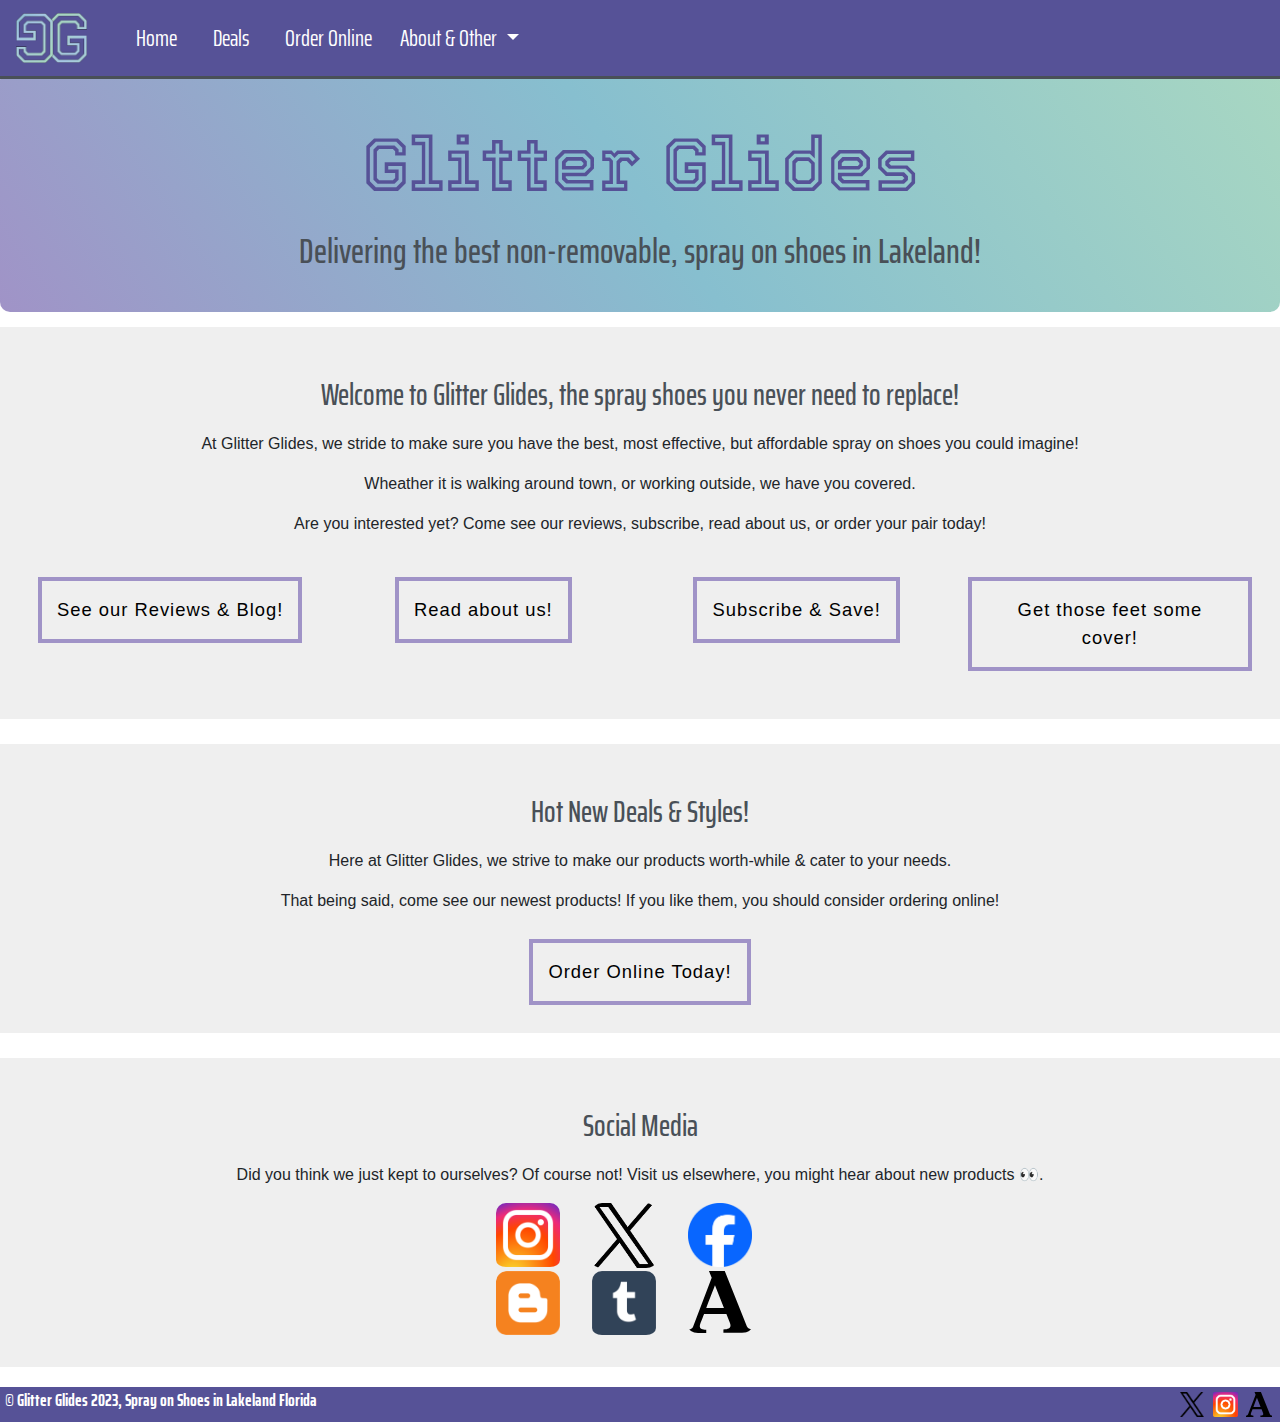
<file: index.html>
<!DOCTYPE html>
<html lang="en">
    <head>
        <meta charset="UTF-8">
        <meta http-equiv="X-UA-Compatible" content="IE=edge">
        <meta name="description" content="The home of the best spray on shoes in Lakeland, Glitter Glides!">
        <title>Glitter Glides - Spray On Shoes</title>

        <link rel="stylesheet" href="styles/bootstrap-4.4.1.css">
        <link rel="stylesheet" href="styles/MainStyles.css"/>
        <link rel="stylesheet" href="styles/socialMediaBase.css"/>
        <link rel="stylesheet" href="styles/orderOnlineBase.css"/>
        <meta name="viewport" content="width=device-width, initial-scale=1">

        <link rel="preconnect" href="https://fonts.googleapis.com">
        <link rel="preconnect" href="https://fonts.gstatic.com" crossorigin>
        <link href="https://fonts.googleapis.com/css2?family=Gabarito&family=Lato&family=Saira+Extra+Condensed&family=Tourney:ital,wght@0,300;0,500;1,500&display=swap" rel="stylesheet">

        <script type="application/ld+json">
            {
                "@context": "http://schema.org",
                "@type": "Product",
                "name": "Glitter Glides",
                "description": "Step into the future with Glitter Glides, the revolutionary spray-on shoes that combine comfort, style, and innovation.",
                "brand": {
                  "@type": "Brand",
                  "name": "Glitter Glides"
                },
                "aggregateRating": {
                    "@type": "AggregateRating",
                    "ratingValue": 5,
                    "bestRating": 5,
                    "worstRating": 4,
                    "reviewCount": 3
                },
                "audience": {
                    "@type": "Audience",
                    "name": "Adults"
                },
                "category": "shoes",
                "countryOfOrigin": {
                    "@type": "Country",
                    "name": "United States of America"
                },
                "isFamilyFriendly": "True",
                "logo": "http://glitterglides.com/img/glitterglideslogo.png",
                "keywords": "Shoes, non-removeable, glitter",
                "material": "Polyester"
            }
        </script>
    </head>
    <body>
        <script src="js/jquery-3.4.1.min.js"></script>
        <script src="js/popper.min.js"></script>
   		<script src="js/bootstrap-4.4.1.js"></script>
        
        <!-- Header -->
        <header>
            <nav class="navbar navbar-expand-lg navbar-dark fixed-top">
                <a href="http://glitterglides.com">
                    <img class="navbar-brand" src="img/glitterglideslogo.png"  alt="Glitter Glides Logo"></img>
                </a>                
                <button class="navbar-toggler" type="button" data-toggle="collapse" data-target="#navbarSupportedContent" aria-controls="navbarSupportedContent" aria-expanded="false" aria-label="Toggle Naviation">
                    <span class="navbar-toggler-icon"></span>
                </button>

                <div class="collapse navbar-collapse col-xl-12" id="navbarSupportedContent">
                    <ul class="navbar-nav">
                        <li class="nav-item">
                            <a class="nav-link" href="http://glitterglides.com" style="color: white;">Home</a>
                        </li>
                    </ul>
                    <ul class="navbar-nav">
                        <li class="nav-item">
                            <a class="nav-link" href="http://glitterglides.com#Deals" style="color: white;">Deals</a>
                        </li>
                    </ul>
                    <ul class="navbar-nav">
                        <li class="nav-item">
                            <a class="nav-link" href="http://glitterglides.com/orderonline.html" style="color: white;">Order Online</a>
                        </li>
                    </ul>
                    <ul class="navbar-nav">
                        <li class="nav-item dropdown">
                            <a class="nav-lnk dropdown-toggle" href="#" id="navbarDropdownMenuLink" style="color: white;" data-toggle="dropdown" aria-haspopup="true" aria-expanded="false">
                                About & Other
                            </a>
                            <div class="dropdown-menu" aria-labelledby="navbarDropdownMenuLink">
                                <a class="nav-link" href="http://glitterglides.com/about.html" style="color: white;">About</a>
                                <a class="nav-link" href="http://glitterglides.com/membership.html" style="color: white;">Subscribe</a>
                                <a class="nav-link" href="http://glitterglides.com/blog.html" style="color: white;">Blog & Reviews</a>
                            </div>
                        </li>
                    </ul>
                </div>
            </nav>

            <div id="hero">
                <h1>Glitter Glides</h1>
                <h2>Delivering the best non-removable, spray on shoes in Lakeland!</h2>
            </div>

        </header>

        <!-- Main Landing Site -->
        <div class="row SpacedRow">
            <div class="col-xl-12 d-flex align-items-stretch MainSectionItem">
                <div id="Home" class="card SubSectionItem text-center">
                    <h3>Welcome to Glitter Glides, the spray shoes you never need to replace!</h3>

                    <p>At Glitter Glides, we stride to make sure you have the best, most effective, but affordable spray on shoes you could imagine!</p>
                    <p>Wheather it is walking around town, or working outside, we have you covered.</p>
                    <p>Are you interested yet? Come see our reviews, subscribe, read about us, or order your pair today!</p>

                    <div class="row SpacedRow">
                        <div class="col">
                            <a class="CallToAction" href="http://glitterglides.com/blog.html">See our Reviews & Blog!</a>
                        </div>
                        <div class="col">
                            <a class="CallToAction" href="http://glitterglides.com/about.html">Read about us!</a>
                        </div>
                        <div class="col">
                            <a class="CallToAction" href="http://glitterglides.com/membership.html">Subscribe & Save!</a>
                        </div>
                        <div class="col">
                            <a class="CallToAction" href="http://glitterglides.com/orderonline.html">Get those feet some cover!</a>
                        </div>
                    </div>
                </div>
            </div>
        </div>

        <!-- Deals and Promotional-->
        <div class="row SpacedRow">
            <div class="col-xl-12 d-flex align-items-stretch MainSectionItem">
                <div id="Deals" class="card SubSectionItem">
                    <h3>Hot New Deals & Styles!</h3>
                    <p class="text-center">Here at Glitter Glides, we strive to make our products worth-while & cater to your needs.</p>
                    <p class="text-center">That being said, come see our newest products! If you like them, you should consider ordering online!</p>
                    <a class="CallToAction" href="http://glitterglides.com/orderonline.html">Order Online Today!</a>
                </div>
            </div>
        </div> 

        <!-- Social Media -->
        <div class="row SpacedRow">
            <div class="col-xl-12 d-flex align-items-stretch MainSectionItem">
                <div id="Social" class="card SubSectionItem">
                    <h3>Social Media</h3>
                    <p class="text-center">Did you think we just kept to ourselves? Of course not! Visit us elsewhere, you might hear about new products 👀.</p>
                    <div class="row">
                        <div class="col">
                            <div id="SocialMediaGrid">
                                <a href="https://www.instagram.com/glitterglides/">
                                    <img class="SMGroupLogo" src="img/insta.png" alt="Instagram Logo"></img>
                                </a>
                                <a href="https://twitter.com/GlidesGlides">
                                    <img class="SMGroupLogo" src="img/twitter.png" alt="Twitter Logo">
                                </a>
                                <a href="#">
                                    <img class="SMGroupLogo" src="img/facebook.png" alt="Twitter Logo">
                                </a>
                                <a href="https://glitterglides.blogspot.com">
                                    <img class="SMGroupLogo" src="img/blogger.png" alt="Blogger Logo"></img>
                                </a>
                                <a href="https://tumblr.com/glitterglides">
                                    <img class="SMGroupLogo" src="img/tumblr.png" alt="Tumblr Logo"></img>
                                </a>
                                <a href="https://independent.academia.edu/GlitterGlides">
                                    <img class="SMGroupLogo" src="img/acedemia.svg" alt="Academia Logo"></img>
                                </a>
                            </div>
                        </div>
                    </div>
                </div>
            </div>
        </div>
        
        <footer> 
            <p style="display: inline;"><strong>&copy Glitter Glides 2023, Spray on Shoes in Lakeland Florida</strong></p>
            <div id="SocialCharms">
                <a href="https://twitter.com/GlitterGlides"><img src="img/twitter.png" class="socialLogo" alt="Twitter Logo"></a>
                <a href="https://www.instagram.com/glitterglides/"><img src="img/insta.png" class="socialLogo" alt="Instagram Logo"></a>
                <a href="https://independent.academia.edu/GlitterGlides"><img class="socialLogo" src="img/acedemia.svg" alt="Academia Logo"></a>
            </div>              
        </footer>
    </body>
</html>
</file>
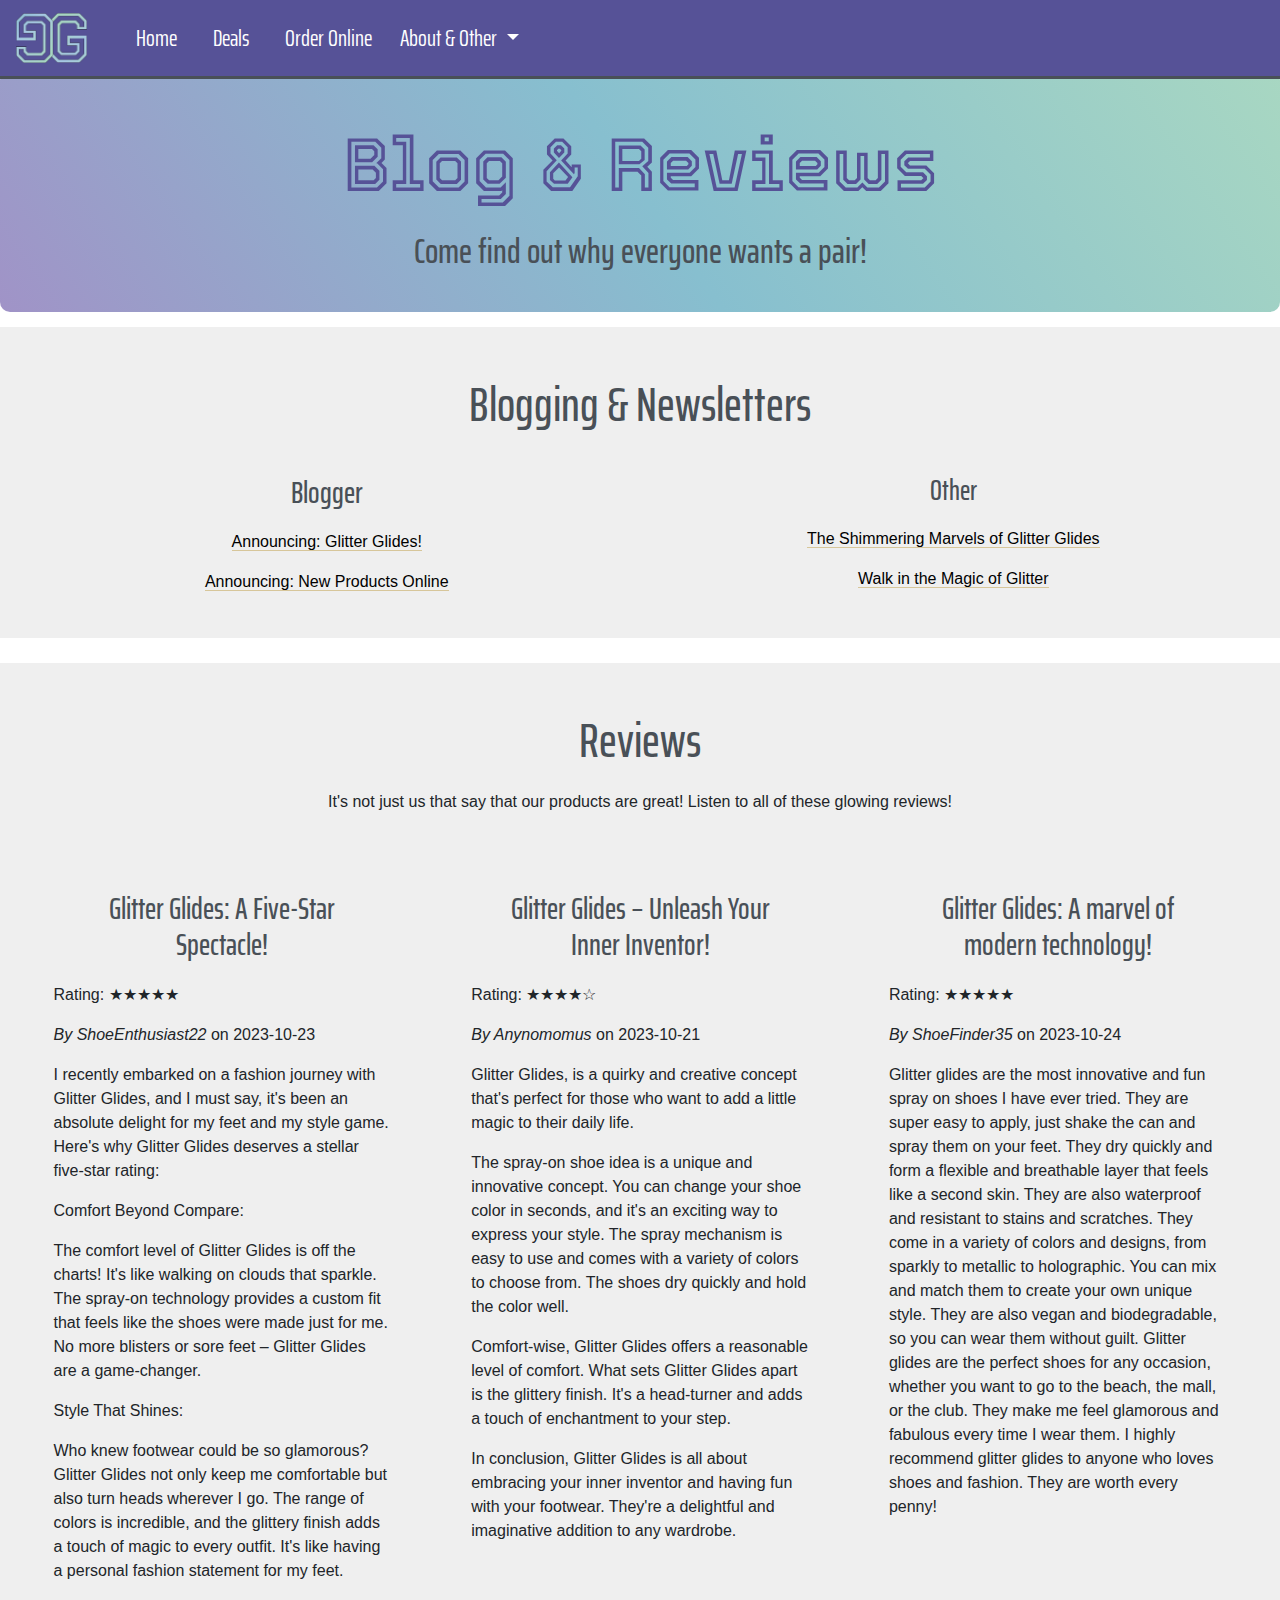
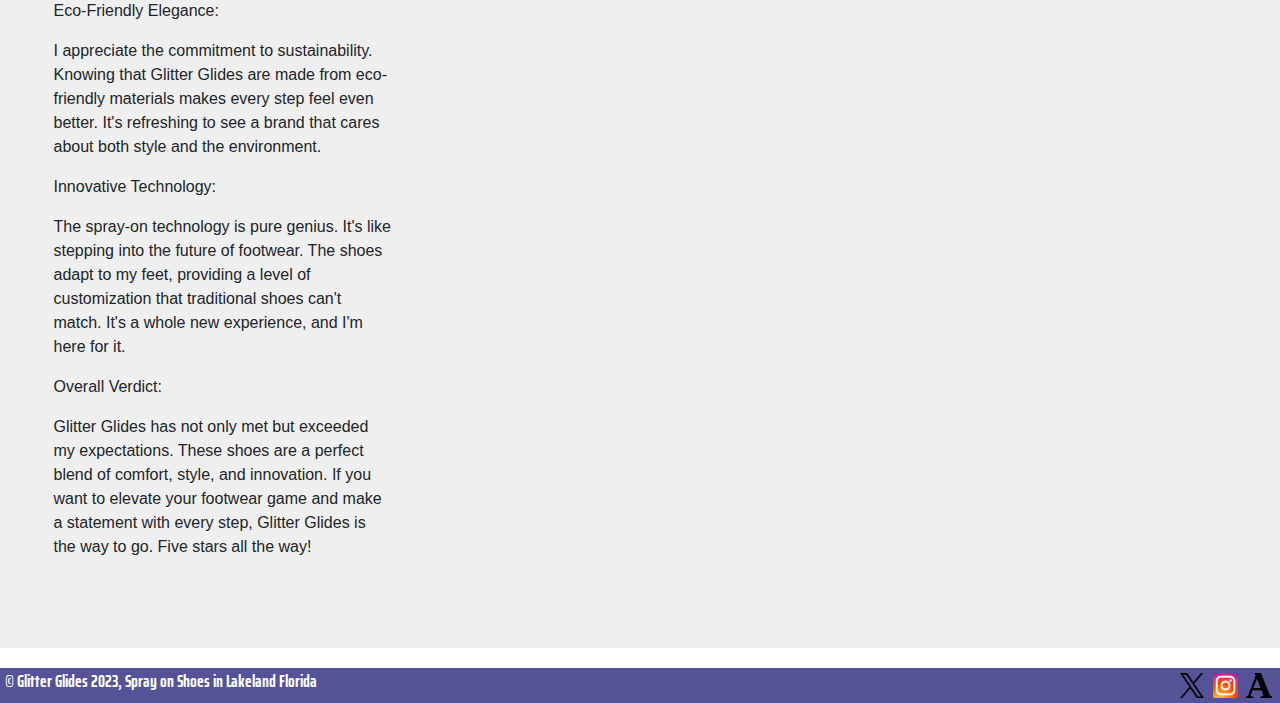
<file: blog.html>
<!DOCTYPE html>
<html lang="en-us">

<head>
    <meta charset="UTF-8">
    <meta http-equiv="X-UA-Compatible" content="IE=edge">
    <meta name="viewport" content="width=device-width, initial-scale=1">
    <meta name="description" value="Read about our news outlets and follow our pages!">
    <title>Glitter Glides - Blog & Reviews</title>

    <link rel="stylesheet" href="styles/bootstrap-4.4.1.css">
    <link rel="stylesheet" href="styles/MainStyles.css" />
    <link rel="stylesheet" href="styles/socialMediaBase.css">
    <link rel="stylesheet" href="styles/blog.css" <meta name="viewport" content="width=device-width, initial-scale=1">

    <link rel="preconnect" href="https://fonts.googleapis.com">
    <link rel="preconnect" href="https://fonts.gstatic.com" crossorigin>
    <link
        href="https://fonts.googleapis.com/css2?family=Gabarito&family=Lato&family=Saira+Extra+Condensed&family=Tourney:ital,wght@0,300;0,500;1,500&display=swap"
        rel="stylesheet">

    <script type="application/ld+json">
            {
                "@context": "http://schema.org",
                "@type": "Product",
                "name": "Glitter Glides",
                "description": "Step into the future with Glitter Glides, the revolutionary spray-on shoes that combine comfort, style, and innovation.",
                "brand": {
                  "@type": "Brand",
                  "name": "Glitter Glides"
                },
                "aggregateRating": {
                  "@type": "AggregateRating",
                  "ratingValue": 5,
                  "bestRating": 5,
                  "worstRating": 4,
                  "reviewCount": 3
                },
                "review": [
                    {
                        "@type": "Review",
                        "author": {
                            "@type": "ShoeEnthusiast22",
                            "name": "Anynomomus"
                        }
                        "reviewRating":{
                            "@type": "Rating",
                            "ratingValue": 5
                        },
                        "datePublished": "2023-10-23",
                        "description": "I recently embarked on a fashion journey with Glitter Glides, and I must say, it's been an absolute delight for my feet and my style game. Here's why Glitter Glides deserves a stellar five-star rating:\n\nComfort Beyond Compare:\n\nThe comfort level of Glitter Glides is off the charts! It's like walking on clouds that sparkle. The spray-on technology provides a custom fit that feels like the shoes were made just for me. No more blisters or sore feet – Glitter Glides are a game-changer.\n\nStyle That Shines:\n\nWho knew footwear could be so glamorous? Glitter Glides not only keep me comfortable but also turn heads wherever I go. The range of colors is incredible, and the glittery finish adds a touch of magic to every outfit. It's like having a personal fashion statement for my feet.\n\nEco-Friendly Elegance:\n\nI appreciate the commitment to sustainability. Knowing that Glitter Glides are made from eco-friendly materials makes every step feel even better. It's refreshing to see a brand that cares about both style and the environment.\n\nInnovative Technology:\n\nThe spray-on technology is pure genius. It's like stepping into the future of footwear. The shoes adapt to my feet, providing a level of customization that traditional shoes can't match. It's a whole new experience, and I'm here for it.\n\nVersatility in Fashion: \n\nGlitter Glides seamlessly transition from casual to formal settings. I've worn them to a laid-back brunch and to a glamorous evening event – they fit every occasion. The versatility in fashion is a major plus!\n\nDurability and Longevity:\n\nI've had my Glitter Glides for several months now, and they still look as dazzling as they did on day one. The durability of these spray-on shoes is impressive, making them a worthwhile investment in my footwear collection.\n\nOverall Verdict:\n\nGlitter Glides has not only met but exceeded my expectations. These shoes are a perfect blend of comfort, style, and innovation. If you want to elevate your footwear game and make a statement with every step, Glitter Glides is the way to go. Five stars all the way!\n\nPosted by: ShoeEnthusiast22"
                    },
                    {
                        "@type": "Review",
                        "author": {
                            "@type": "Person",
                            "name": "Anynomomus"
                        },
                        "reviewRating":{
                            "@type": "Rating",
                            "ratingValue": 4
                        },
                        "datePublished": "2023-10-21",
                        "description": "Glitter Glides – Unleash Your Inner Inventor!\n\n
                        Glitter Glides, is a quirky and creative concept that's perfect for those who want to add a little magic to their daily life.\n\n
                        The spray-on shoe idea is a unique and innovative concept. You can change your shoe color in seconds, and it's an exciting way to express your style. The spray mechanism is easy to use and comes with a variety of colors to choose from. The shoes dry quickly and hold the color well.\n\n
                        Comfort-wise, Glitter Glides offers a reasonable level of comfort. What sets Glitter Glides apart is the glittery finish. It's a head-turner and adds a touch of enchantment to your step.\n\n
                        In conclusion, Glitter Glides is all about embracing your inner inventor and having fun with your footwear. They're a delightful and imaginative addition to any wardrobe."
                    },
                    {
                        "@type": "Review",
                        "author": {
                            "@type": "ShoeFinder35",
                            "name": "Anynomomus"
                        }
                        "reviewRating":{
                            "@type": "Rating",
                            "ratingValue": 5
                        },
                        "datePublished": "2023-10-24",
                        "description": "Glitter Glides: A marvel of modern technology!\n\n
                        Glitter glides are the most innovative and fun spray on shoes I have ever tried. They are super easy to apply, just shake the can and spray them on your feet. They dry quickly and form a flexible and breathable layer that feels like a second skin. They are also waterproof and resistant to stains and scratches. They come in a variety of colors and designs, from sparkly to metallic to holographic. You can mix and match them to create your own unique style. They are also vegan and biodegradable, so you can wear them without guilt. Glitter glides are the perfect shoes for any occasion, whether you want to go to the beach, the mall, or the club. They make me feel glamorous and fabulous every time I wear them. I highly recommend glitter glides to anyone who loves shoes and fashion. They are worth every penny!"
                    }
                ],
                "offers": {
                  "@type": "Offer",
                  "priceCurrency": "USD",
                  "price": "89.99",
                  "availability": "http://schema.org/InStock"
                }
              }
        </script>
</head>

<body>
    <script src="js/jquery-3.4.1.min.js"></script>
    <script src="js/popper.min.js"></script>
    <script src="js/bootstrap-4.4.1.js"></script>

    <header>
        <nav class="navbar navbar-expand-lg navbar-dark fixed-top">
            <a href="http://glitterglides.com">
                <img class="navbar-brand" src="img/glitterglideslogo.png" alt="Glitter Glides Logo"></img>
            </a>
            <button class="navbar-toggler" type="button" data-toggle="collapse" data-target="#navbarSupportedContent"
                aria-controls="navbarSupportedContent" aria-expanded="false" aria-label="Toggle Naviation">
                <span class="navbar-toggler-icon"></span>
            </button>

            <div class="collapse navbar-collapse col-xl-12" id="navbarSupportedContent">
                <ul class="navbar-nav">
                    <li class="nav-item">
                        <a class="nav-link" href="http://glitterglides.com" style="color: white;">Home</a>
                    </li>
                </ul>
                <ul class="navbar-nav">
                    <li class="nav-item">
                        <a class="nav-link" href="http://glitterglides.com#Deals" style="color: white;">Deals</a>
                    </li>
                </ul>
                <ul class="navbar-nav">
                    <li class="nav-item">
                        <a class="nav-link" href="http://glitterglides.com/orderonline.html" style="color: white;">Order
                            Online</a>
                    </li>
                </ul>
                <ul class="navbar-nav">
                    <li class="nav-item dropdown">
                        <a class="nav-lnk dropdown-toggle" href="#" id="navbarDropdownMenuLink" style="color: white;"
                            data-toggle="dropdown" aria-haspopup="true" aria-expanded="false">
                            About & Other
                        </a>
                        <div class="dropdown-menu" aria-labelledby="navbarDropdownMenuLink">
                            <a class="nav-link" href="http://glitterglides.com/about.html"
                                style="color: white;">About</a>
                            <a class="nav-link" href="http://glitterglides.com/membership.html"
                                style="color: white;">Subscribe</a>
                            <a class="nav-link" href="http://glitterglides.com/blog.html" style="color: white;">Blog &
                                Reviews</a>
                        </div>
                    </li>
                </ul>
            </div>
        </nav>

        <div id="hero">
            <h1>Blog & Reviews</h1>
            <h2>Come find out why everyone wants a pair!</h2>
        </div>
    </header>

    <div class="row SpacedRow">
        <div class="col-xl-12 d-flex align-items-stretch MainSectionItem">
            <div class="card SubSectionItem text-center">
                <h2 style="font-size: 3rem;">Blogging & Newsletters</h2>
                <div class="row">
                    <div class="col card SocialMediaGroup">
                        <h3>Blogger</h3>
                        <p><a href="https://glitterglides.blogspot.com/2023/10/announcing-glitter-glides.html">Announcing:
                                Glitter Glides!</a></p>
                        <p><a href="https://glitterglides.blogspot.com/2023/10/glitter-glides-new-products.html">Announcing:
                                New Products Online</a></p>
                    </div>
                    <div class="col card SocialMediaGroup">
                        <h4>Other</h4>
                        <p><a
                                href="https://glitter-glides-44247653.hubspotpagebuilder.com/the-shimmering-marvels-of-glitter-glides/the-shimmering-marvels-of-glitter-glides">The
                                Shimmering Marvels of Glitter Glides</a></p>
                        <p><a
                                href="https://glitter-glides-44247653.hubspotpagebuilder.com/the-shimmering-marvels-of-glitter-glides/walk-in-the-magic-of-glitter-with-glitter-glides">Walk
                                in the Magic of Glitter</a></p>
                    </div>
                </div>
            </div>
        </div>
    </div>

    <div class="row SpacedRow">
        <div class="col-xl-12 d-flex align-items-stretch MainSectionItem">
            <div class="card SubSectionItem">
                <h2 style="font-size: 3rem;">Reviews</h2>
                <p class="text-center">It's not just us that say that our products are great! Listen to all of these
                    glowing reviews!</p>

                <div class="row SpacedRow">
                    <div class="col d-flex align-items-stretch card SubSectionItem review">
                        <h3>Glitter Glides: A Five-Star Spectacle!</h3>
                        <p>Rating: ★★★★★</p>
                        <p><em>By ShoeEnthusiast22</em> on <time>2023-10-23</time></p>

                        <p>I recently embarked on a fashion journey with Glitter Glides, and I must say, it's been an
                            absolute delight for my feet and my style game. Here's why Glitter Glides deserves a stellar
                            five-star rating:</p>

                        <p>Comfort Beyond Compare:</p>
                        <p>The comfort level of Glitter Glides is off the charts! It's like walking on clouds that
                            sparkle. The spray-on technology provides a custom fit that feels like the shoes were made
                            just for me. No more blisters or sore feet – Glitter Glides are a game-changer.</p>

                        <p>Style That Shines:</p>
                        <p>Who knew footwear could be so glamorous? Glitter Glides not only keep me comfortable but also
                            turn heads wherever I go. The range of colors is incredible, and the glittery finish adds a
                            touch of magic to every outfit. It's like having a personal fashion statement for my feet.
                        </p>

                        <p>Eco-Friendly Elegance:</p>
                        <p>I appreciate the commitment to sustainability. Knowing that Glitter Glides are made from
                            eco-friendly materials makes every step feel even better. It's refreshing to see a brand
                            that cares about both style and the environment.</p>

                        <p>Innovative Technology:</p>
                        <p>The spray-on technology is pure genius. It's like stepping into the future of footwear. The
                            shoes adapt to my feet, providing a level of customization that traditional shoes can't
                            match. It's a whole new experience, and I'm here for it.</p>

                        <p>Overall Verdict:</p>
                        <p>Glitter Glides has not only met but exceeded my expectations. These shoes are a perfect blend
                            of comfort, style, and innovation. If you want to elevate your footwear game and make a
                            statement with every step, Glitter Glides is the way to go. Five stars all the way!</p>
                    </div>
                    <div class="col d-flex align-items-stretch card SubSectionItem review">
                        <h3>Glitter Glides – Unleash Your Inner Inventor!</h3>
                        <p>Rating: ★★★★☆</p>
                        <p><em>By Anynomomus</em> on <time>2023-10-21</time></p>

                        <p>Glitter Glides, is a quirky and creative concept that's perfect for those who want to add a
                            little magic to their daily life.</p>
                        <p>The spray-on shoe idea is a unique and innovative concept. You can change your shoe color in
                            seconds, and it's an exciting way to express your style. The spray mechanism is easy to use
                            and comes with a variety of colors to choose from. The shoes dry quickly and hold the color
                            well.</p>
                        <p>Comfort-wise, Glitter Glides offers a reasonable level of comfort. What sets Glitter Glides
                            apart is the glittery finish. It's a head-turner and adds a touch of enchantment to your
                            step.</p>
                        <p>In conclusion, Glitter Glides is all about embracing your inner inventor and having fun with
                            your footwear. They're a delightful and imaginative addition to any wardrobe.</p>
                    </div>
                    <div class="col d-flex align-items-stretch card SubSectionItem review">
                        <h3>Glitter Glides: A marvel of modern technology!</h3>
                        <p>Rating: ★★★★★</p>
                        <p><em>By ShoeFinder35</em> on <time>2023-10-24</time></p>

                        <p>Glitter glides are the most innovative and fun spray on shoes I have ever tried. They are
                            super easy to apply, just shake the can and spray them on your feet. They dry quickly and
                            form a flexible and breathable layer that feels like a second skin. They are also waterproof
                            and resistant to stains and scratches. They come in a variety of colors and designs, from
                            sparkly to metallic to holographic. You can mix and match them to create your own unique
                            style. They are also vegan and biodegradable, so you can wear them without guilt. Glitter
                            glides are the perfect shoes for any occasion, whether you want to go to the beach, the
                            mall, or the club. They make me feel glamorous and fabulous every time I wear them. I highly
                            recommend glitter glides to anyone who loves shoes and fashion. They are worth every penny!
                        </p>
                    </div>
                </div>
            </div>
        </div>
    </div>

    <footer> 
        <p style="display: inline;"><strong>&copy Glitter Glides 2023, Spray on Shoes in Lakeland Florida</strong></p>
        <div id="SocialCharms">
            <a href="https://twitter.com/GlitterGlides"><img src="img/twitter.png" class="socialLogo" alt="Twitter Logo"></a>
            <a href="https://www.instagram.com/glitterglides/"><img src="img/insta.png" class="socialLogo" alt="Instagram Logo"></a>
            <a href="https://independent.academia.edu/GlitterGlides"><img class="socialLogo" src="img/acedemia.svg" alt="Academia Logo"></a>
        </div>              
    </footer>
</body>

</html>
</file>
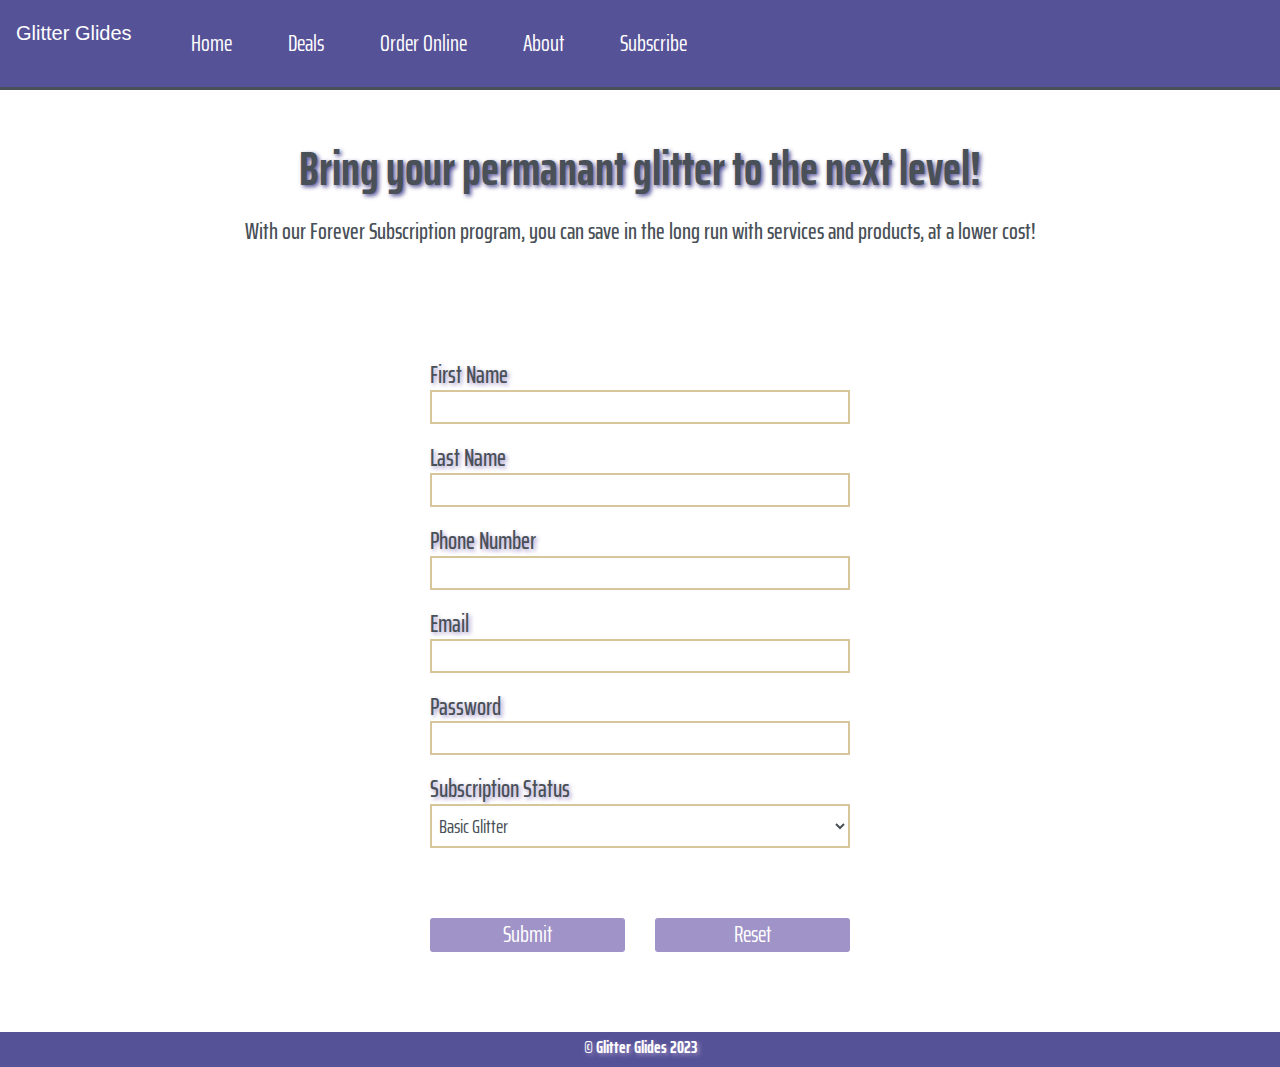
<file: membership-heh.html>
<!DOCTYPE html>
<html>
    <head>
        <meta charset="UTF-8">
        <meta http-equiv="X-UA-Compatible" content="IE=edge">
        <meta name="robots" content="noindex">
        <title>Glitter Glides - Membership</title>

        <link rel="stylesheet" href="styles/bootstrap-4.4.1.css">
        <link rel="stylesheet" href="styles/MainStyles.css"/>
        <link rel="stylesheet" href="styles/membership-heh.css"/>
        <meta name="viewport" content="width=device-width, initial-scale=1">

        <link rel="preconnect" href="https://fonts.googleapis.com">
        <link rel="preconnect" href="https://fonts.gstatic.com" crossorigin>
        <link href="https://fonts.googleapis.com/css2?family=Gabarito&family=Lato&family=Saira+Extra+Condensed&family=Tourney:ital,wght@0,300;0,500;1,500&display=swap" rel="stylesheet">
    </head>
    <body>
        <!-- Bootstrap Files -->
        <script src="js/jquery-3.4.1.min.js"></script>
        <script src="js/popper.min.js"></script>
   		<script src="js/bootstrap-4.4.1.js"></script>

        <script src="js/membershipForm.js"></script>

        <header>
            <nav class="navbar navbar-expand-lg navbar-dark fixed-top">
                <a class="navbar-brand" href="index.html">Glitter Glides</a>
                <button class="navbar-toggler" type="button" data-toggle="collapse" data-target="#navbarSupportedContent" aria-controls="navbarSupportedContent" aria-expanded="false" aria-label="Toggle Naviation">
                    <span class="navbar-toggler-icon"></span>
                </button>

                <div class="collapse navbar-collapse col-xl-12" id="navbarSupportedContent">
                    <ul class="navbar-nav">
                        <li class="nav-item">
                            <a class="nav-link" href="index.html#Home" style="color: white;">Home</a>
                        </li>
                    </ul>
                    <ul class="navbar-nav">
                        <li class="nav-item">
                            <a class="nav-link" href="index.html#Deals" style="color: white;">Deals</a>
                        </li>
                    </ul>
                    <ul class="navbar-nav">
                        <li class="nav-item">
                            <a class="nav-link" href="orderonline.html" style="color: white;">Order Online</a>
                        </li>
                    </ul>
                    <ul class="navbar-nav">
                        <li class="nav-item">
                            <a class="nav-link" href="about.html" style="color: white;">About</a>
                        </li>
                    </ul>
                    <ul class="navbar-nav">
                        <li class="nav-item">
                            <a class="nav-link" href="membership-heh.html" style="color: white;">Subscribe</a>
                        </li>
                    </ul>
                </div>
            </nav>
        </header>

        <div class="row">
            <div class="col" id="Hero">
                <h2>Bring your permanant glitter to the next level!</h2>
                <h5>With our Forever Subscription program, you can save in the long run with services and products, at a lower cost!</h5>
            </div>
        </div>

        <div id="FormHost" class="row">
            <div class="col d-flex justify-content-center" style="padding-bottom: 20px;">
                <form id="FormData" method="get" action="#" class="card align-self-center">
                    <div id="errorOutput" class="hidden-elem">
                    </div>
                    <h4>
                    <p for="firstName">First Name</p>
                    <input id="firstName" type="text" name="firstName"></input>
                    <p for="lastName">Last Name</p>
                    <input id="lastName" type="text" name="lastName"></input>
                    <p for="phoneNumber">Phone Number</p>
                    <input id="phoneNumber" type="tel" name="phoneNumber"></input>
                    <p for="email">Email</p>
                    <input id="email" type="text" name="email"></input>
                    <p for="password">Password</p>
                    <input id="password" type="password" name="password"></input>
                    <p for="subStatus">Subscription Status</p>
                    <select id="subStatus" name="subStatus">
                        <option>Basic Glitter</option>
                        <option>Super Shine</option>
                        <option>Blinding Lumosity</option>
                    </select>
                    </h4>
                    <h3>
                    <div class="row">
                        <div class="col d-flex align-content-stretch text-center">
                            <input id="submitForm" type="submit" class="text-center"></input>   
                        </div>
                        <div class="col d-flex align-content-stretch">
                            <input id="resetForm" type="reset" class="text-center"></input> 
                        </div>
                    </div> 
                   </h3> 
                </div>
            </div>
        </div>

        <footer>
            <p><strong>&copy Glitter Glides 2023</strong></p>
        </footer>
    </body>
</html>
</file>
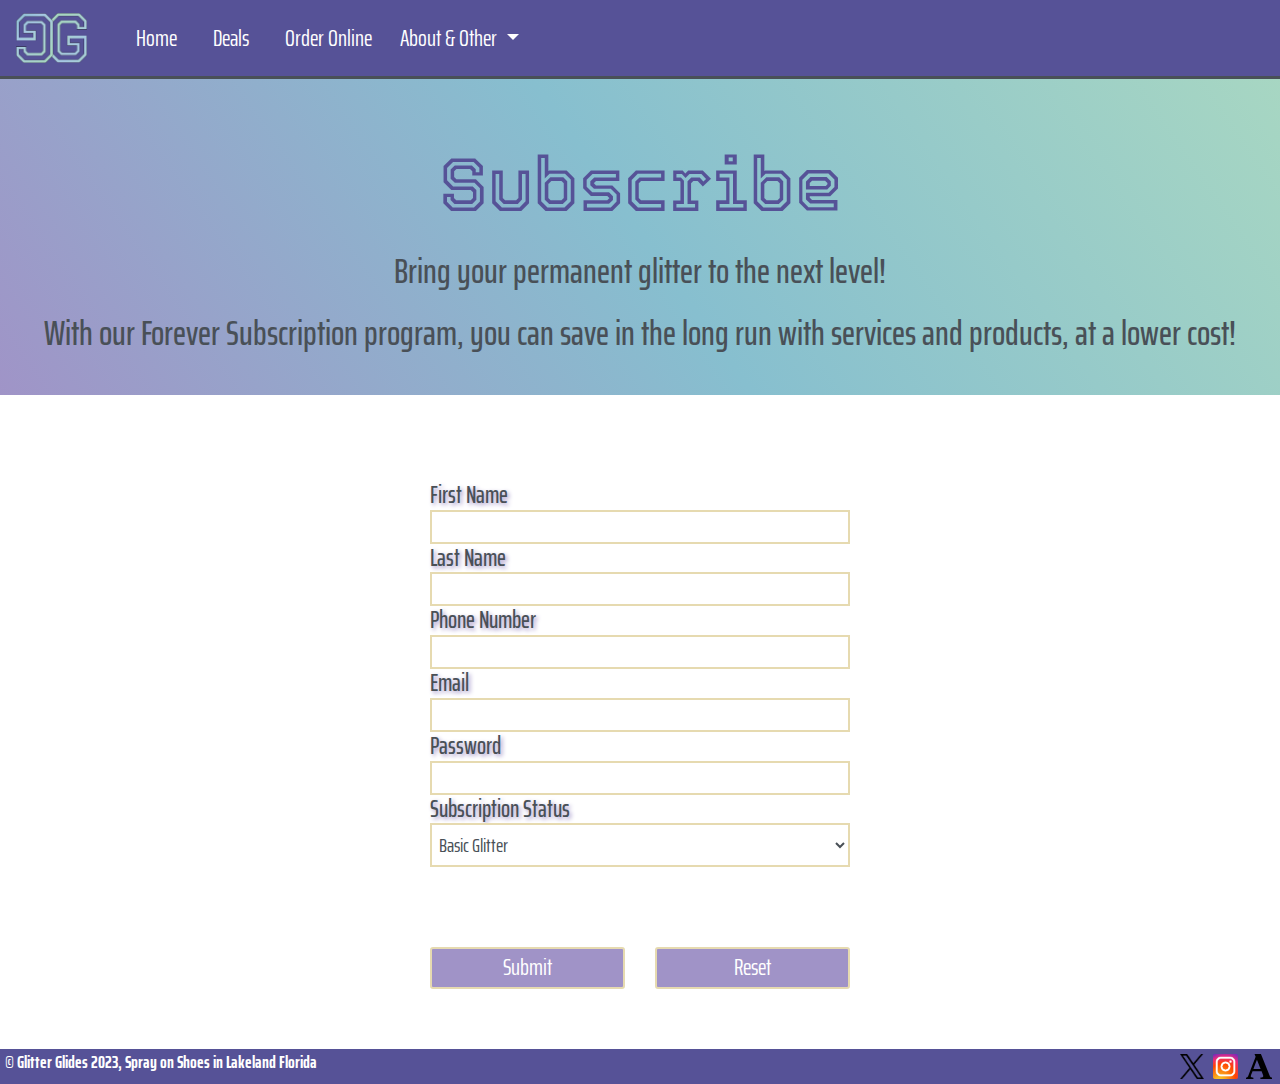
<file: membership.html>
<!DOCTYPE html>
<html lang="en-us">
    <head>
        <meta charset="UTF-8">
        <meta http-equiv="X-UA-Compatible" content="IE=edge">
        <meta name="robots" content="noindex">
        <title>Glitter Glides - Membership</title>

        <link rel="stylesheet" href="styles/bootstrap-4.4.1.css">
        <link rel="stylesheet" href="styles/MainStyles.css"/>
        <link rel="stylesheet" href="styles/membership.css"/>
        <link rel="stylesheet" href="styles/socialMediaBase.css">
        <meta name="viewport" content="width=device-width, initial-scale=1">

        <link rel="preconnect" href="https://fonts.googleapis.com">
        <link rel="preconnect" href="https://fonts.gstatic.com" crossorigin>
        <link href="https://fonts.googleapis.com/css2?family=Gabarito&family=Lato&family=Saira+Extra+Condensed&family=Tourney:ital,wght@0,300;0,500;1,500&display=swap" rel="stylesheet">
    </head>
    <body>
        <!-- Bootstrap Files -->
        <script src="js/jquery-3.4.1.min.js"></script>
        <script src="js/popper.min.js"></script>
   		<script src="js/bootstrap-4.4.1.js"></script>

        <script src="js/membershipForm.js"></script>

        <header>
            <nav class="navbar navbar-expand-lg navbar-dark fixed-top">
                <a href="http://glitterglides.com">
                    <img class="navbar-brand" src="img/glitterglideslogo.png" alt="Glitter Glides Logo"></img>
                </a>                
                <button class="navbar-toggler" type="button" data-toggle="collapse" data-target="#navbarSupportedContent" aria-controls="navbarSupportedContent" aria-expanded="false" aria-label="Toggle Naviation">
                    <span class="navbar-toggler-icon"></span>
                </button>

                <div class="collapse navbar-collapse col-xl-12" id="navbarSupportedContent">
                    <ul class="navbar-nav">
                        <li class="nav-item">
                            <a class="nav-link" href="http://glitterglides.com" style="color: white;">Home</a>
                        </li>
                    </ul>
                    <ul class="navbar-nav">
                        <li class="nav-item">
                            <a class="nav-link" href="http://glitterglides.com#Deals" style="color: white;">Deals</a>
                        </li>
                    </ul>
                    <ul class="navbar-nav">
                        <li class="nav-item">
                            <a class="nav-link" href="http://glitterglides.com/orderonline.html" style="color: white;">Order Online</a>
                        </li>
                    </ul>
                    <ul class="navbar-nav">
                        <li class="nav-item dropdown">
                            <a class="nav-lnk dropdown-toggle" href="#" id="navbarDropdownMenuLink" style="color: white;" data-toggle="dropdown" aria-haspopup="true" aria-expanded="false">
                                About & Other
                            </a>
                            <div class="dropdown-menu" aria-labelledby="navbarDropdownMenuLink">
                                <a class="nav-link" href="http://glitterglides.com/about.html" style="color: white;">About</a>
                                <a class="nav-link" href="http://glitterglides.com/membership.html" style="color: white;">Subscribe</a>
                                <a class="nav-link" href="http://glitterglides.com/blog.html" style="color: white;">Blog & Reviews</a>
                            </div>
                        </li>
                    </ul>
                </div>
            </nav>
            
            <div class="row">
                <div class="col" id="hero">
                    <h1>Subscribe</h2>
                    <h2>Bring your permanent glitter to the next level!</h2>
                    <h2>With our Forever Subscription program, you can save in the long run with services and products, at a lower cost!</h2>
                </div>
            </div>
        </header>        

        <div id="FormHost" class="row">
            <div class="col d-flex justify-content-center" style="padding-bottom: 20px;">
                <form id="FormData" method="get" action="#" class="card align-self-center">
                    <div id="errorOutput" class="hidden-elem">
                    </div>
                    <h4>
                        <p for="firstName">First Name</p>
                        <input id="firstName" type="text" name="firstName"></input>
                        <p for="lastName">Last Name</p>
                        <input id="lastName" type="text" name="lastName"></input>
                        <p for="phoneNumber">Phone Number</p>
                        <input id="phoneNumber" type="tel" name="phoneNumber"></input>
                        <p for="email">Email</p>
                        <input id="email" type="text" name="email"></input>
                        <p for="password">Password</p>
                        <input id="password" type="password" name="password"></input>
                        <p for="subStatus">Subscription Status</p>
                        <select id="subStatus" name="subStatus">
                            <option>Basic Glitter</option>
                            <option>Super Shine</option>
                            <option>Blinding Lumosity</option>
                        </select>
                    </h4>

                    <h3>
                        <div class="row">
                            <div class="col d-flex align-content-stretch text-center">
                                <input id="submitForm" type="submit" class="text-center"></input>   
                            </div>
                            <div class="col d-flex align-content-stretch">
                                <input id="resetForm" type="reset" class="text-center"></input> 
                            </div>
                        </div> 
                    </h3> 
                </div>
            </div>
        </div>

        <footer> 
            <p style="display: inline;"><strong>&copy Glitter Glides 2023, Spray on Shoes in Lakeland Florida</strong></p>
            <div id="SocialCharms">
                <a href="https://twitter.com/GlitterGlides"><img src="img/twitter.png" class="socialLogo" alt="Twitter Logo"></a>
                <a href="https://www.instagram.com/glitterglides/"><img src="img/insta.png" class="socialLogo" alt="Instagram Logo"></a>
                <a href="https://independent.academia.edu/GlitterGlides"><img class="socialLogo" src="img/acedemia.svg" alt="Academia Logo"></a>
            </div>              
        </footer>
    </body>
</html>
</file>
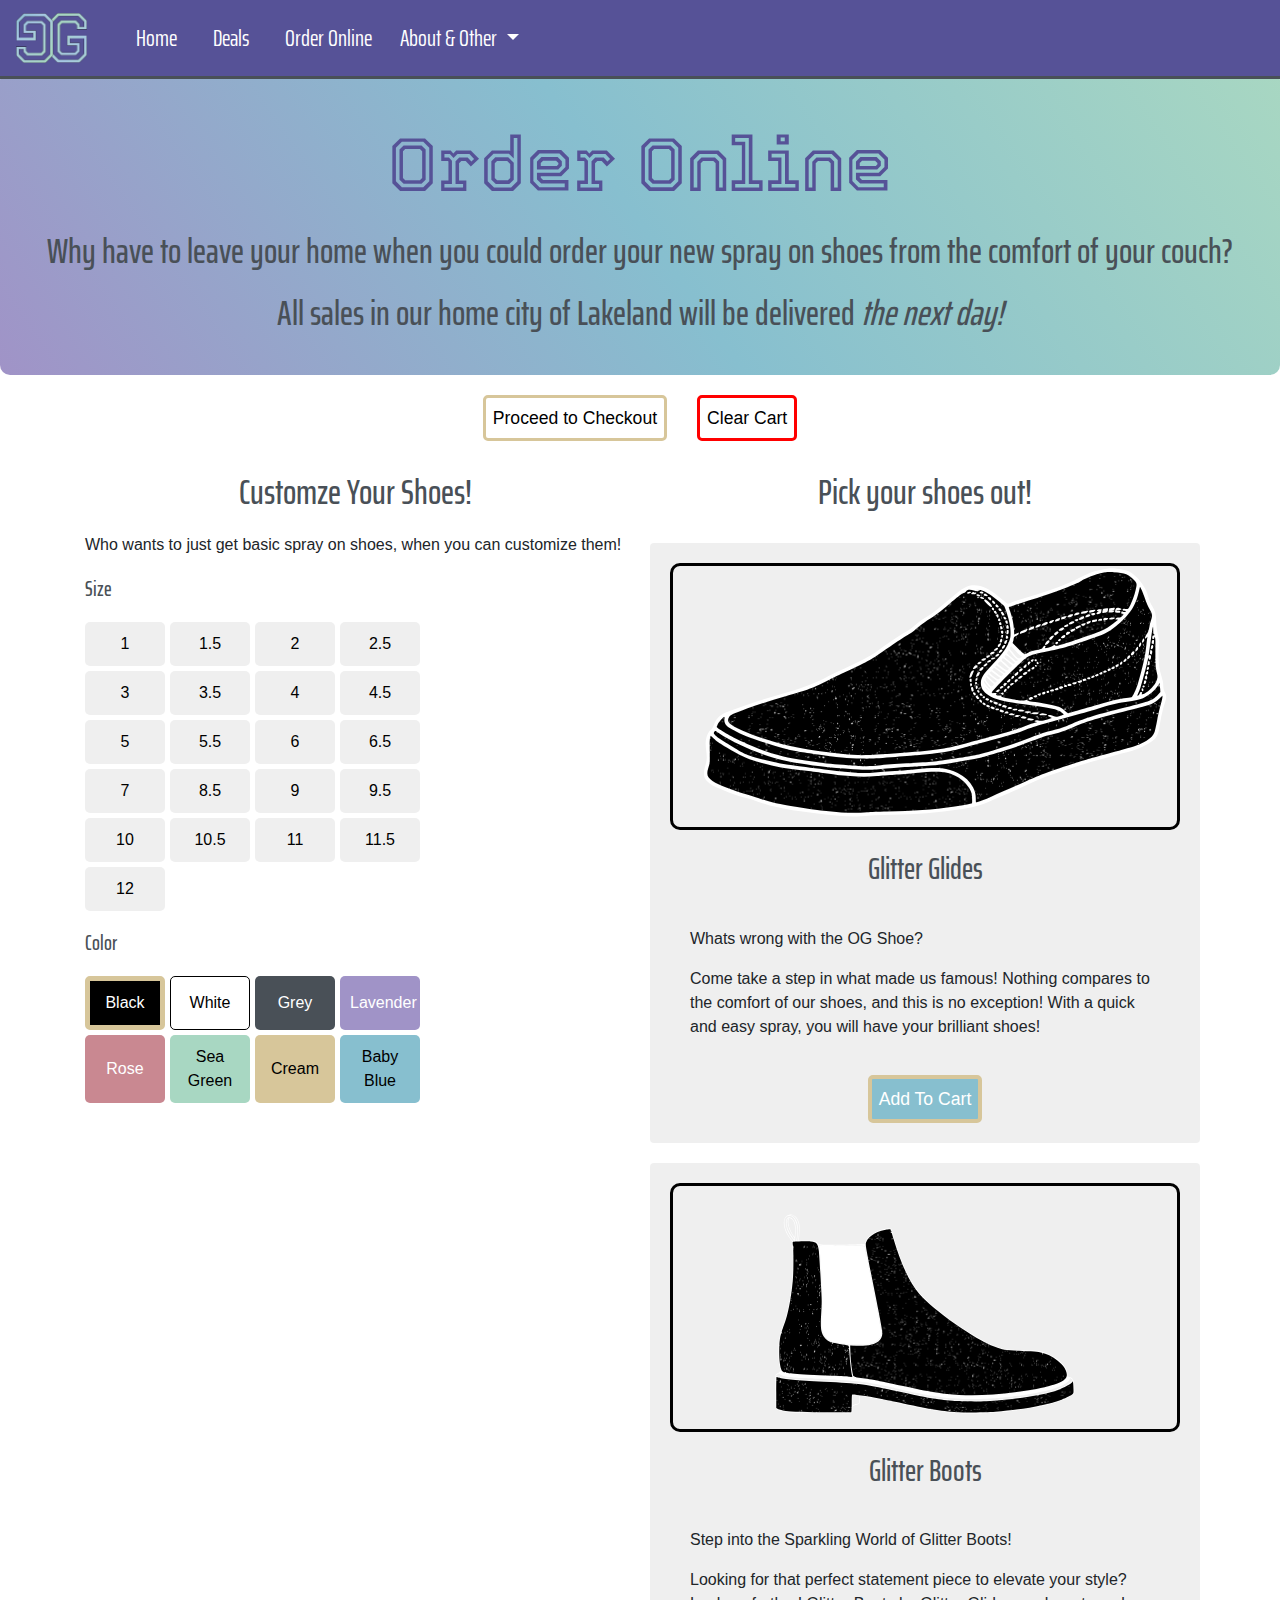
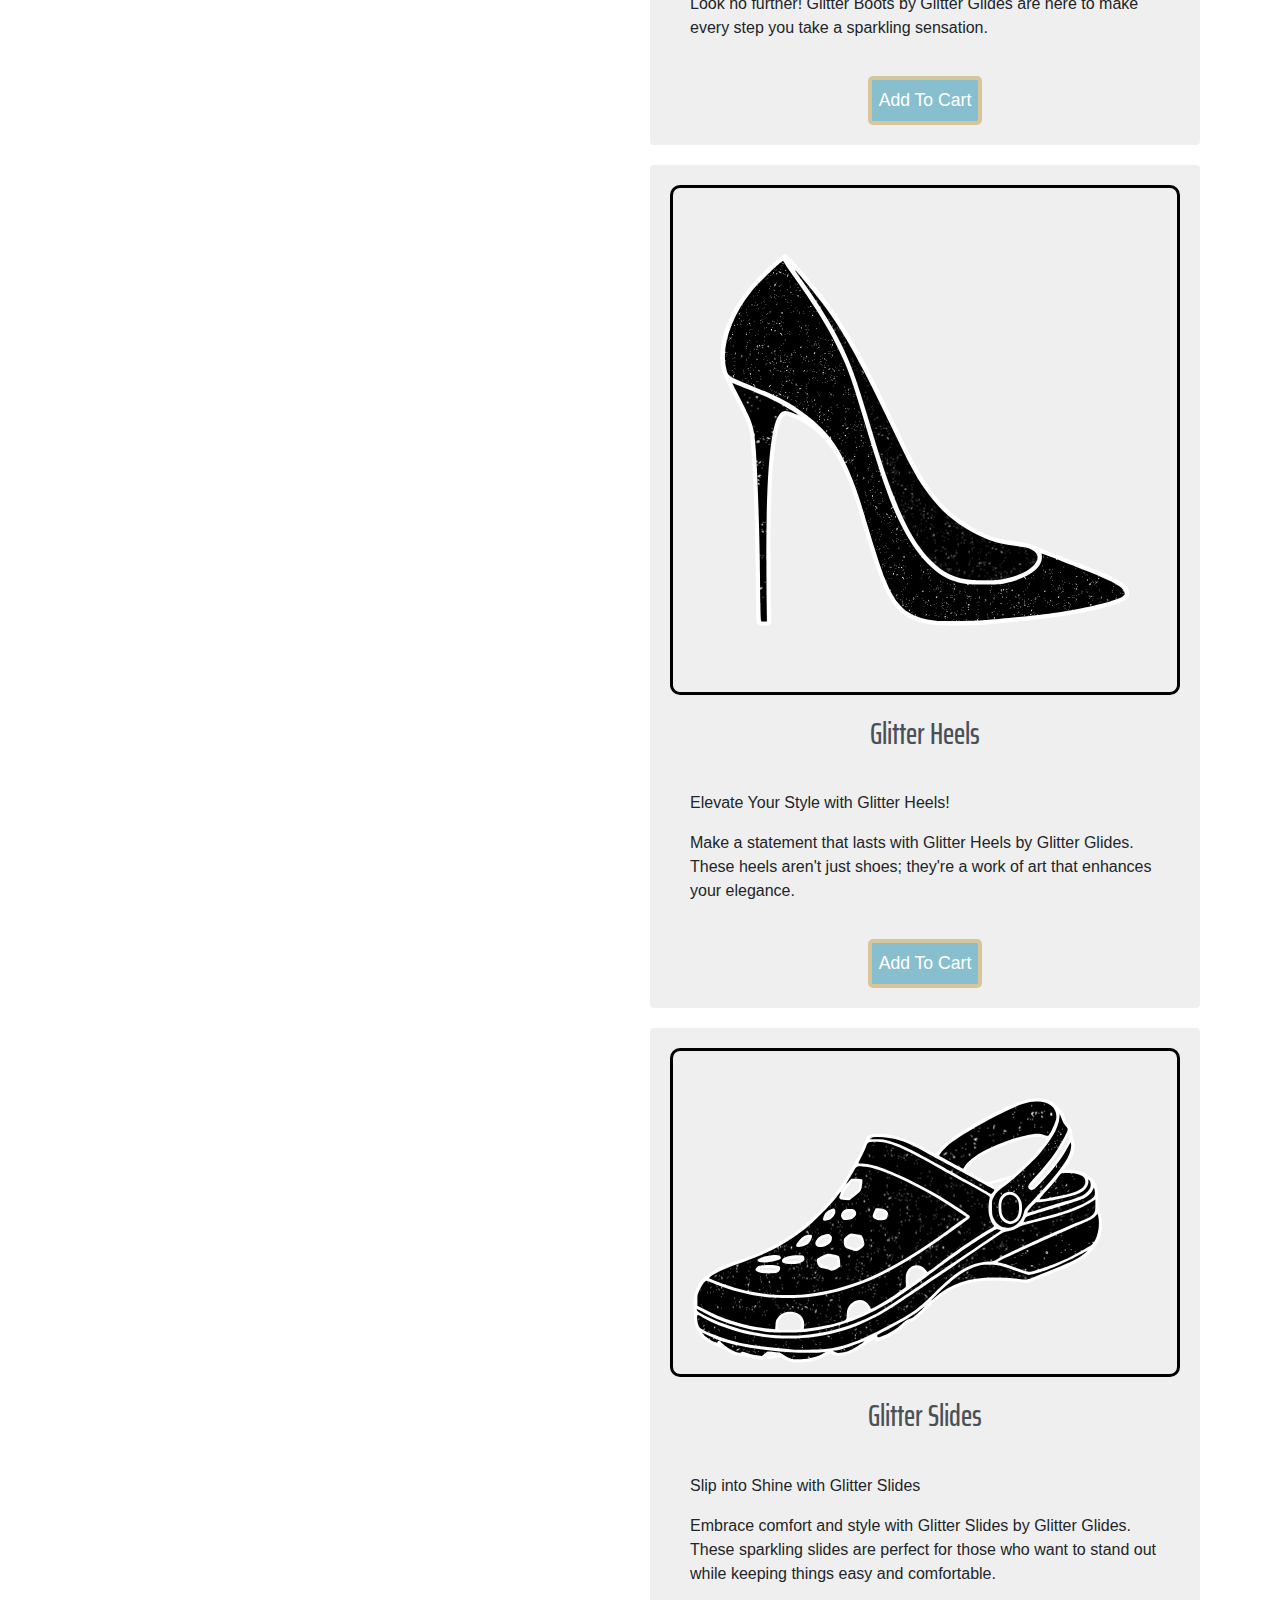
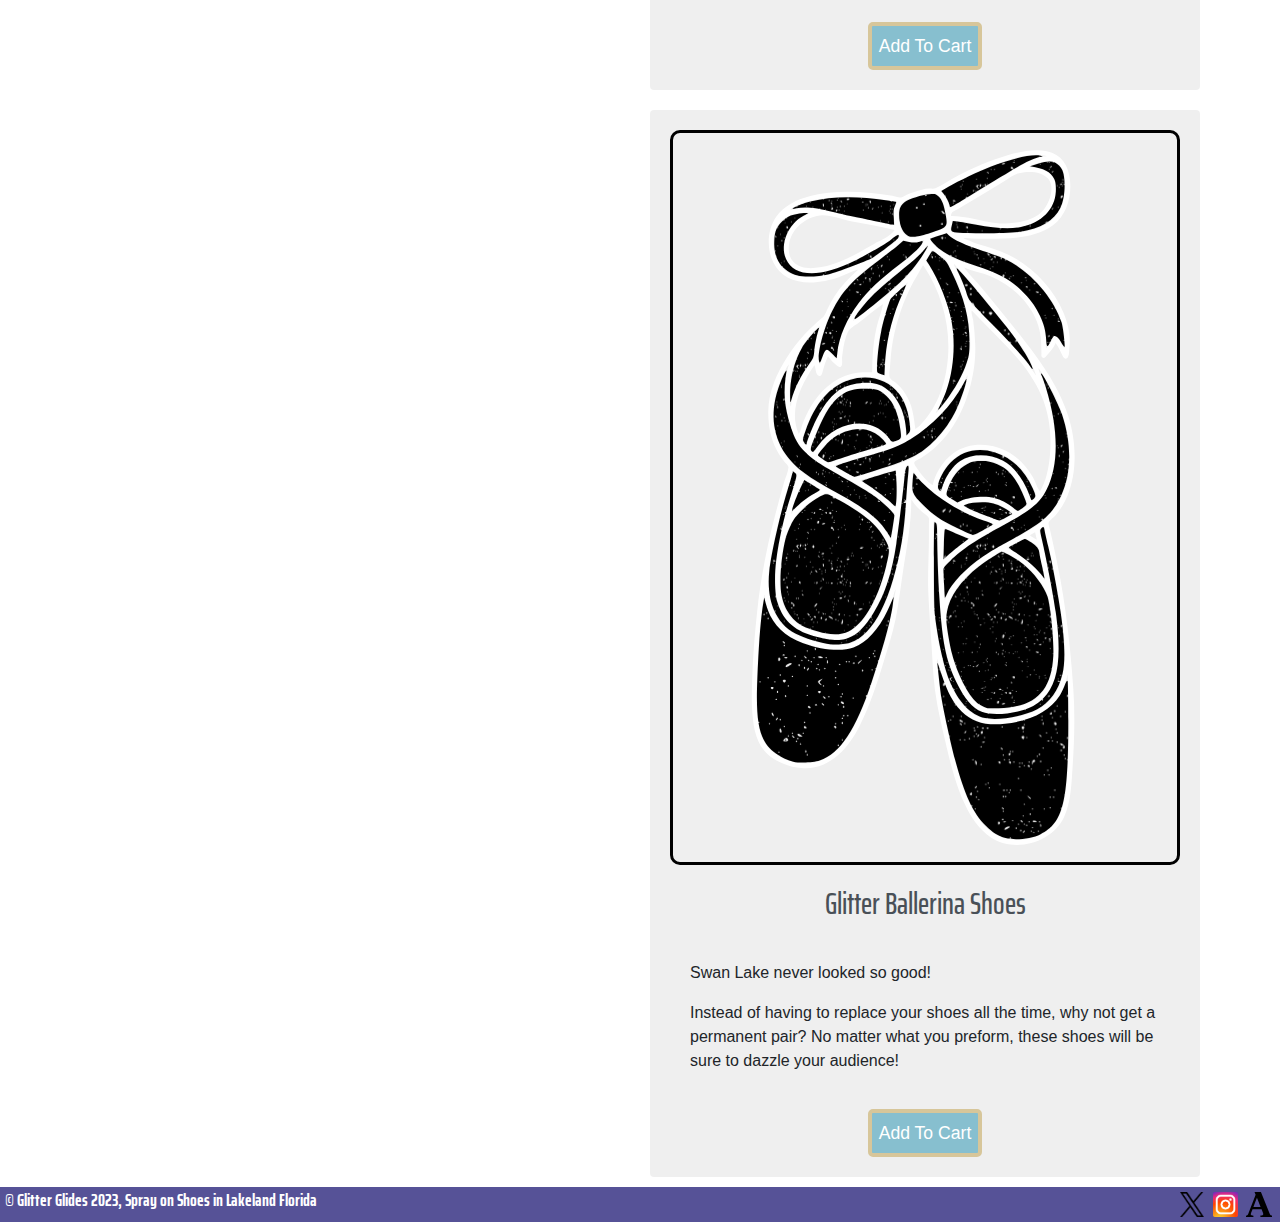
<file: orderonline.html>
<!DOCTYPE html>
<html lang="en-us">

<head>
    <meta charset="UTF-8">
    <meta http-equiv="X-UA-Compatible" content="IE=edge">
    <meta name="description" content="Order your spray on shoes from home! It's never been this easy.">
    <title>Glitter Glides - Order Online</title>

    <link rel="stylesheet" href="styles/bootstrap-4.4.1.css">
    <link rel="stylesheet" href="styles/MainStyles.css" />
    <link rel="stylesheet" href="styles/socialMediaBase.css">
    <link rel="stylesheet" href="styles/orderOnlineBase.css">
    <link rel="stylesheet" href="styles/orderonline.css" />
    <meta name="viewport" content="width=device-width, initial-scale=1">

    <link rel="preconnect" href="https://fonts.googleapis.com">
    <link rel="preconnect" href="https://fonts.gstatic.com" crossorigin>
    <link
        href="https://fonts.googleapis.com/css2?family=Gabarito&family=Lato&family=Saira+Extra+Condensed&family=Tourney:ital,wght@0,300;0,500;1,500&display=swap"
        rel="stylesheet">
</head>

<body>
    <script src="js/jquery-3.4.1.min.js"></script>
    <script src="js/popper.min.js"></script>
    <script src="js/bootstrap-4.4.1.js"></script>
    <script src="js/orderonline.js"></script>

    <header>
        <nav class="navbar navbar-expand-lg navbar-dark fixed-top">
            <a href="http://glitterglides.com">
                <img class="navbar-brand" src="img/glitterglideslogo.png" alt="Glitter Glides Logo"></img>
            </a>
            <button class="navbar-toggler" type="button" data-toggle="collapse" data-target="#navbarSupportedContent"
                aria-controls="navbarSupportedContent" aria-expanded="false" aria-label="Toggle Naviation">
                <span class="navbar-toggler-icon"></span>
            </button>

            <div class="collapse navbar-collapse col-xl-12" id="navbarSupportedContent">
                <ul class="navbar-nav">
                    <li class="nav-item">
                        <a class="nav-link" href="http://glitterglides.com" style="color: white;">Home</a>
                    </li>
                </ul>
                <ul class="navbar-nav">
                    <li class="nav-item">
                        <a class="nav-link" href="http://glitterglides.com#Deals" style="color: white;">Deals</a>
                    </li>
                </ul>
                <ul class="navbar-nav">
                    <li class="nav-item">
                        <a class="nav-link" href="http://glitterglides.com/orderonline.html" style="color: white;">Order
                            Online</a>
                    </li>
                </ul>
                <ul class="navbar-nav">
                    <li class="nav-item dropdown">
                        <a class="nav-lnk dropdown-toggle" href="#" id="navbarDropdownMenuLink" style="color: white;"
                            data-toggle="dropdown" aria-haspopup="true" aria-expanded="false">
                            About & Other
                        </a>
                        <div class="dropdown-menu" aria-labelledby="navbarDropdownMenuLink">
                            <a class="nav-link" href="http://glitterglides.com/about.html"
                                style="color: white;">About</a>
                            <a class="nav-link" href="http://glitterglides.com/membership.html"
                                style="color: white;">Subscribe</a>
                            <a class="nav-link" href="http://glitterglides.com/blog.html" style="color: white;">Blog &
                                Reviews</a>
                        </div>
                    </li>
                </ul>
            </div>
        </nav>

        <!-- This button has a linked event to clear all styles. -->
        <div class="text-center" id="hero">
            <h1>Order Online</h1>
            <h2>Why have to leave your home when you could order your new spray on shoes from the comfort of your couch?
            </h2>
            <h2>All sales in our home city of Lakeland will be delivered <em>the next day!</em></h2>
        </div>
    </header>

    <div class="row" id="commandsTray">
        <div class="col">
            <input type="button" value="Proceed to Checkout" id="SubmitCart"></input>
        </div>
        <div class="col">
            <input type="button" value="Clear Cart" id="ResetCart"></input>
        </div>
    </div>

    <!-- For the cards, the JS will change the style of the cards to have a border once the user presses the Add To Cart button.
             Here is the template. Please note that the js will look for the button, the h3 tag, and the card tag when events are called.

                <div class="col card">
                    <img class="card-img-top text-center mx-auto" src="" alt=""/>
                    <h3></h3>
                    <div class="card-body">
                        
                    </div>

                    <input type="button" class="addToCartBttn" value="Add To Cart"></input>
                </div>       
        -->

    <div class="container">
        <div class="row">
            <div class="col" id="FilterSection">
                <h2>Customze Your Shoes!</h2>
                <p>Who wants to just get basic spray on shoes, when you can customize them!</p>

                <div>
                    <h4>Size</h4>
                    <div class="ButtonGrid">
                        <button type="button">1</button>
                        <button type="button">1.5</button>
                        <button type="button">2</button>
                        <button type="button">2.5</button>
                        <button type="button">3</button>
                        <button type="button">3.5</button>
                        <button type="button">4</button>
                        <button type="button">4.5</button>
                        <button type="button">5</button>
                        <button type="button">5.5</button>
                        <button type="button">6</button>
                        <button type="button">6.5</button>
                        <button type="button">7</button>
                        <button type="button">8.5</button>
                        <button type="button">9</button>
                        <button type="button">9.5</button>
                        <button type="button">10</button>
                        <button type="button">10.5</button>
                        <button type="button">11</button>
                        <button type="button">11.5</button>
                        <button type="button">12</button>
                    </div>
                </div>

                <div>
                    <h4>Color</h4>
                    <div  class="ButtonGrid" id="ColorsGrid">
                        <button class="ButtonSelected" type="button" style="background-color: black; color: white;"> Black</button>                        
                        <button type="button" style="background-color: white; border: black solid 1px"> White</button>
                        <button type="button" style="background-color: #495057; color: white;">Grey</button>
                        <button type="button" style="background-color: var(--accent1); color: white;"> Lavender</button>
                        <button type="button" style="background-color: var(--accent2); color: white;"> Rose</button>
                        <button type="button" style="background-color: var(--accent3);">Sea Green</button>
                        <button type="button" style="background-color: var(--accent4)">Cream</button>
                        <button type="button" style="background-color: var(--accent5)">Baby Blue</button>
                    </div>
                </div>
            </div>

            <div class="col">
                <h2>Pick your shoes out!</h2>
                <div class="row">
                    <div class="col card OrderOnlineCard" id="glitterglides">
                        <img class="card-img-top text-center mx-auto" alt="Spray on slide shoes" src="img/shoeImages/glitterglides/glitterglidesblack.svg"/>
                        <h3>Glitter Glides</h3>
                        <div class="card-body">
                            <p>Whats wrong with the OG Shoe?</p>
                            <p>Come take a step in what made us famous! Nothing compares to the comfort of our shoes, and this is no exception! With a quick and easy spray, you will have your brilliant shoes!</p>
                        </div>

                        <input type="button" class="addToCartBttn" value="Add To Cart"></input>
                    </div>
                    <div class="col card OrderOnlineCard" id="glitterboots">
                        <img class="card-img-top text-center mx-auto" alt="Spray on boots" src="img/shoeImages/glitterboots/glitterbootsblack.svg"/>
                        <h3>Glitter Boots</h3>
                        <div class="card-body">
                            <p>Step into the Sparkling World of Glitter Boots!</p>
                            <p>Looking for that perfect statement piece to elevate your style? Look no further! Glitter
                                Boots by Glitter Glides are here to make every step you take a sparkling sensation.</p>
                        </div>

                        <input type="button" class="addToCartBttn" value="Add To Cart"></input>
                    </div>
                    <div class="col card OrderOnlineCard" id="glitterheels">
                        <img class="card-img-top text-center mx-auto" alt="Pray on heels" src="img/shoeImages/glitterheels/glitterheelsblack.svg"/>
                        <h3>Glitter Heels</h3>
                        <div class="card-body">
                            <p>Elevate Your Style with Glitter Heels!</p>
                            <p>Make a statement that lasts with Glitter Heels by Glitter Glides. These heels aren't just
                                shoes; they're a work of art that enhances your elegance.</p>
                        </div>

                        <input type="button" class="addToCartBttn" value="Add To Cart"></input>
                    </div>
                    <div class="col card OrderOnlineCard" id="glitterslides">
                        <img class="card-img-top text-center mx-auto" alt="Spray on slide shoes" src="img/shoeImages/glitterslides/glitterslidesblack.svg"/>
                        <h3>Glitter Slides</h3>
                        <div class="card-body">
                            <p>Slip into Shine with Glitter Slides</p>
                            <p>Embrace comfort and style with Glitter Slides by Glitter Glides. These sparkling slides
                                are perfect for those who want to stand out while keeping things easy and comfortable.
                            </p>
                        </div>

                        <input type="button" class="addToCartBttn" value="Add To Cart"></input>
                    </div>
                    <div class="col card OrderOnlineCard" id="glitterballerina">
                        <img class="card-img-top text-center mx-auto" alt="Spray On Ballerina Shoes" src="img/shoeImages/glitterballerina/glitterballerinablack.svg"/>
                        <h3>Glitter Ballerina Shoes</h3>
                        <div class="card-body">
                            <p>Swan Lake never looked so good!</p>
                            <p>Instead of having to replace your shoes all the time, why not get a permanent pair? No matter what you preform, these shoes will be sure to dazzle your audience!</p>
                        </div>

                        <input type="button" class="addToCartBttn" value="Add To Cart"></input>
                    </div>
                </div>
            </div>
        </div>
    </div>
    </div>
    </div>

    <footer> 
        <p style="display: inline;"><strong>&copy Glitter Glides 2023, Spray on Shoes in Lakeland Florida</strong></p>
        <div id="SocialCharms">
            <a href="https://twitter.com/GlitterGlides"><img src="img/twitter.png" class="socialLogo" alt="Twitter Logo"></a>
            <a href="https://www.instagram.com/glitterglides/"><img src="img/insta.png" class="socialLogo" alt="Instagram Logo"></a>
            <a href="https://independent.academia.edu/GlitterGlides"><img class="socialLogo" src="img/acedemia.svg" alt="Academia Logo"></a>
        </div>              
    </footer>
</body>

</html>
</file>
<file: styles/MainStyles.css>
/* https://coolors.co/a093c7-c98891-a8d7c2-d7c69a-87bfcf */

body
{ 

    --background: #ECF0F1; 
    --accent1: #a093c7; /*lavender*/
    --accent2: #c98891; /*rose*/
    --accent3: #a8d7c2; /*sea green*/
    --accent4: #d7c69a; /*cream*/
    --accent5: #87bfcf; /*baby blue*/
    --text_color: #000000;

    margin: 0;
    font-family: 'Lato' sans-serif;
    margin-top: 70px;
}

/* Fundamental Styles */
a
{
    color: var(--text_color);
}
h1
{
    font-family: Tourney, sans-serif;
    background: -webkit-linear-gradient(35deg,  #565297, #565297, #565297);
    -webkit-background-clip: text;
    background-clip: text;
    -webkit-text-fill-color: transparent;
    text-align: center;
    font-size: 4.7rem;
    padding-top: 50px;
}
h2, h3, h4, h5
{
    font-family: 'Saira Extra Condensed', sans-serif;
    color: #495057;
    margin: 20px;
    text-align: center;
    font-size: 2.2rem;
}
h3
{
    font-size: 1.9rem;
}
h4
{
    font-size: 1.3rem;
}
h5
{
    font-size: 1.45rem;
}

header, footer
{
    display: block;
    align-items: center;
    justify-content: center;
    margin: 0;
    border: #4d85bd 1px;
}
footer
{
    background-color: #565297;
    color: white;
    height: 35px;
    padding-left: 3px;
    padding-right: 3px;
}

header p
{
    padding: 2px;
    color: #495057;
    text-align: center;
}
footer p, footer a
{  
    text-align: center;
    font-family: 'Saira Extra Condensed', sans-serif;
    color: white;
    font-size: 1.1rem;
    margin-bottom: 3px;
    padding: 2px;
}
footer a:hover
{
    color: lightgray;
    font-weight: bold;
    font-style: italic;
}

.navbar
{
    background-color: #565297; /*#294C60;*/
    border-bottom: 3px solid #495057;
    width: 100%;
}
.navbar-nav
{
    font-family: 'Saira Extra Condensed', sans-serif;
    font-size: 1.45rem;
    margin: 0px;
}
.dropdown-menu
{
    background: #00000080;
    border: solid 1px var(--accent3);
    border-radius: 10px;
    margin-bottom: 10px;
}
.dropdown-menu a
{
    font-size: 1.25rem;
    padding-left: 10px !important;
    padding-right: 5px !important;
}
.navbar-nav:hover
{
    background-color: #A093C7;
}
.navbar-brand
{
    text-align: center;
    align-self: center;
    height: 60px;
} 
.nav-link
{
    color: white;
}
.nav-item
{
    padding-left: 10px;
    padding-right: 10px;
}

#hero
{
    background: -webkit-linear-gradient(35deg, var(--accent1), var(--accent5), var(--accent3));   
    padding-bottom: 20px;
    margin-bottom: 10px;
    border-radius: 10px;
}

.CallToAction
{
    text-align: center;
    display: block;
    border: var(--accent1) 4px solid;
    background: transparent;
    width: auto;
    display: inline-block;
    position: relative;
    font-size: 1.15rem;
    margin: 10px auto auto;
    padding: 15px;
    letter-spacing: 1px;
}
.CallToAction:hover
{
    color: white;
    background: var(--accent1);
    border: var(--accent4) 4px solid;
}

/* Sectioning */

.SpacedRow
{
    padding-bottom: 10px;
    margin-top: 15px;
    margin-bottom: 10px;
}
.MainSectionItem
{
    display: block;
    background: #00000010;
    border: 3px solid #00000000;
    border-radius: 10px;
}
.SubSectionItem
{
    width: 98%;
    background: #00000000;
    margin: 2%;
    border: #00000000 solid 0;
}
</file>
<file: styles/socialMediaBase.css>
#SocialCharms
{
    float: right;
    height: auto;
    text-align: none;
    margin: 3px;
}

#SocialMediaGrid
{
    display: grid;
    grid-template-columns: 1fr 1fr 1fr;
    grid-template-rows: min-content;
    max-width: 18rem;
    align-self: center;
    margin: auto;
}
.SocialGrid-2x2
{
    display: grid;
    grid-template-columns: 1fr 1fr;
    grid-template-rows: 1fr 1fr;
    gap: 10px;
    margin: auto;
}

.socialDescCard
{
    display: block;
    margin: 10px;
    padding: 10px;
    background-color: #00000007;
    border-radius: 10px;
    border: 2px var(--accent3) solid;
}
.SocialMediaGroup
{
    margin: 0px;
    padding: 0px;
    background: transparent;
    text-align: center;
    min-width: 12rem;
    border: 0px transparent solid;
}
.SocialMediaGroup h4
{
    font-size: 1.75rem;
}
.SMGroupLogo
{
    width: 4rem;
    align-self: center;
    justify-self: center;
    padding-bottom: 3px;
    border-radius: 10px;
}
.SocialMediaGroup a
{
    border-bottom: 1px solid var(--accent4);
}
.SocialMediaGroup a:hover
{
    color: var(--accent4);
}
.socialLogo
{
    height: 25px;
    align-self: center;
}
</file>
<file: styles/orderOnlineBase.css>
/* Base */

.OrderOnlineCard {
    margin: 10px;
    padding: 20px;
    min-width: 20rem;

    background: #00000010;
    border: transparent;

}
.OrderOnlineCard:hover {
    background: #00000020;
}
.OrderOnlineCard img {
    border: black solid 3px;
    border-radius: 10px;
}
.OrderOnlineCard input[type="button"] {
    border: var(--accent4) 4px solid;
    border-radius: 5px;
    padding: 7px;
    font-size: 1.10rem;

    color: white;
    background-color: var(--accent5);
}
.OrderOnlineCard input[type="button"]:hover {
    background: var(--accent4);
    color: white;
}

/* Images */

.orderImgGrid {
    display: flex;
    flex-wrap: wrap;
    padding: 0 4px;
    align-self: center;
    margin: auto;
}
.imgOrderColumn {
    flex: 33%;
    max-width: 33%;
    padding: 0 4px;
}
.imgOrderColumn img {
    margin-top: 8px;
    vertical-align: middle;
    width: 100%;
}
@media screen and (max-width: 800px) {
    .imgOrderColumn {
        flex: 50%;
        max-width: 50%;
    }
}
@media screen and (max-width: 600px) {
    .imgOrderColumn {
        flex: 100%;
        max-width: 100%;
    }
}
</file>
<file: styles/blog.css>
.review
{
    min-width: 20rem;
}
</file>
<file: styles/membership-heh.css>
body
{
    width: 100%;
    margin-top: 100px;
}
p
{
    margin: 0px;
    margin-top: 20px;
    text-shadow: 2px 2px 4px #A093C7;

}

h2 
{
    font-size: 3.0rem;
    font-weight: bold;
    text-shadow: 2px 2px 4px #565297;
}

h3 {
    font-size: 1.45rem;
    padding-top: 20px;
}

h4 {
    font-size: 1.25rem;
}

h5 
{
   font-size: 1.45rem;
}

ul
{
    list-style-type: none;
    padding-left: 0px;
}
li
{
    margin: 10px;
}

section
{
   display: block;
   align-items: center;
   margin-top: 1rem;
   margin-left: 2px;
}

input[type="text"], input[type="password"], input[type="tel"], select
{
    width: 100%;

    /*font-family: 'Saira Extra Condensed', sans-serif;*/
    font-family: 'Lato' sans-serif;
    background-color: white;
    border: 2px solid #D7C69A;
    color: #495057;
    padding: 3px;
}
select
{
    margin-bottom: 10px;
}
input[type="submit"], input[type="reset"]
{
    min-width: 40px;
    width: 100%;
    border: 2px solid #a093c7;
    border-radius: 3px;
    background-color: #a093c7;
    color: white;
}
input.text-center:hover 
{
    background-color: #A093C7;
    border: 2px solid #E0E09D;
    color: white;

}
input[type="radio"] { 
    appearance: none; 
    -webkit-appearance: none;
    border: 0.2rem solid #D7C69A;
    background-color: #D7C69A;
    border-radius: 50%;
    padding: 2px;    
}



#FormData
{
    width: 100%;
    max-width: 500px;
    padding: 20px;
    background: transparent;
    border: 0px solid transparent;
}
#FormData p
{
    text-align: left;
    font-size: 1.5rem;
    text-align: left;
}
#FormData ul
{
    text-align: left;
    font-size: 1.25rem;
    text-align: left;
}

.errorField
{
    border: red 2px solid !important;
}
.visible-elem
{
    visibility: visible;
}
.hidden-elem
{
    visibility: hidden;
}
#errorOutput
{
    border: red solid 3px;
    border-radius: 7px;
    background-color: #FFFFFF22;
    padding: 10px;
    margin-bottom: 10px;
    
}
#errorOutput p
{
    font-size: 1.2rem;
}
#errorOutput h2
{
    font-size: 1.45rem;
}

#Hero
{
    text-align: center;
    padding-top: 20px;
}
</file>
<file: styles/membership.css>
/* Base */

body {
    width: 100%;
}
#hero {
    text-align: center;
    padding-top: 20px;
}

/* Text Formating */

#FormHost p {
    margin: 0px;
    text-shadow: 2px 2px 4px #A093C7;

}
#FormHost h2 {
    font-size: 3.0rem;
    font-weight: bold;
    text-shadow: 2px 2px 4px #565297;
}
h3 {
    font-size: 1.45rem;
    padding-top: 20px;
}
h4 {
    font-size: 1.25rem;
}
h5 {
   font-size: 1.45rem;
}

/* Sectioning */

section {
   display: block;
   align-items: center;
   margin-top: 1rem;
   margin-left: 2px;
}

input[type="text"], input[type="password"], input[type="tel"], select {
    width: 100%;
    background-color: white;
    border: 2px solid #E6DAB0;
    color: #495057;
    padding: 3px;
}
select {
    margin-bottom: 10px;
}
input[type="submit"], input[type="reset"] {
    min-width: 40px;
    width: 100%;
    border: 2px solid #E6DAB0;
    border-radius: 3px;
    background-color: #a093c7;
    color: white;
    margin-top: 10px;
    padding: 5px;
}
input.text-center:hover {
    background-color: #565297;
    border: 2px solid #D7C69A;
    color: white;

}
input[type="radio"] { 
    appearance: none; 
    -webkit-appearance: none;
    border: 0.2rem solid #D7C69A;
    background-color: #D7C69A;
    border-radius: 50%;
    padding: 2px;    
}

/* Form */

#FormData
{
    width: 100%;
    max-width: 500px;
    padding: 20px;
    background: transparent;
    border: 0px solid transparent;
}
#FormData p
{
    text-align: left;
    font-size: 1.5rem;
    text-align: left;
}
#FormData ul
{
    text-align: left;
    font-size: 1.25rem;
    text-align: left;
}
#FormHost ul {
    list-style-type: none;
    padding-left: 0px;
}
#FormHost li {
    margin: 10px;
}

/* Outputs and other Styles */

.errorField
{
    border: red 2px solid !important;
}
.visible-elem
{
    visibility: visible;
}
.hidden-elem
{
    visibility: collapse;
}

#errorOutput
{
    border: red solid 3px;
    border-radius: 7px;
    background-color: #FFFFFF22;
    padding: 10px;
    margin-bottom: 10px;
    
}
#errorOutput p
{
    font-size: 1.2rem;
}
#errorOutput h2
{
    font-size: 1.45rem;
}
</file>
<file: styles/orderonline.css>
/* Sectioning */

.sectional
{
    margin: 25px;
    width: 100%;
    background: #00000000;
    border: 3px solid #00000000;
}
.subsectional
{
    width: 100%;
}
.card
{
    margin: 10px;
    padding: 20px;
    min-width: 20rem;
}

/* Various Styles used by JS or Form */

.red-emphasis
{
    color: red;
}
.addToCartBttn
{
    max-width: 20rem;
    align-self: center;
}
.OrderSelect
{
    border: 3px var(--accent4) solid;
}

/* Command Areas */

#commandsTray
{
    width: fit-content;
    margin: auto;
    padding: 10px;
}
#ResetCart, #SubmitCart
{
    padding: 7px;
    font-size: 1.10rem;
    background-color: transparent;
    border: 3px solid red;
    border-radius: 5px;
}
#SubmitCart
{
    border-color: var(--accent4);
}
#ResetCart:hover, #SubmitCart:hover
{
    color: white;
    background-color: red;
}
#SubmitCart:hover
{
    text-decoration: none;
    background-color: var(--accent4);
}

#FilterSection h3, #FilterSection h4
{
    text-align: left;
    padding-left: 0px;
    margin-left: 0px;
}
button {
    padding: 10px;
    padding-bottom: 10px;
    border: black solid 0;
    border-radius: 5px;
}
.ButtonGrid
{
    display: grid;
    grid-template-columns: repeat(4, 5rem);
    grid-auto-rows: max-content;
    grid-gap: 5px;
}
.ButtonSelected
{
    border: var(--accent4) solid 5px;
}

.active{
    border: none;
    background: teal;
    color: white;
}
</file>
